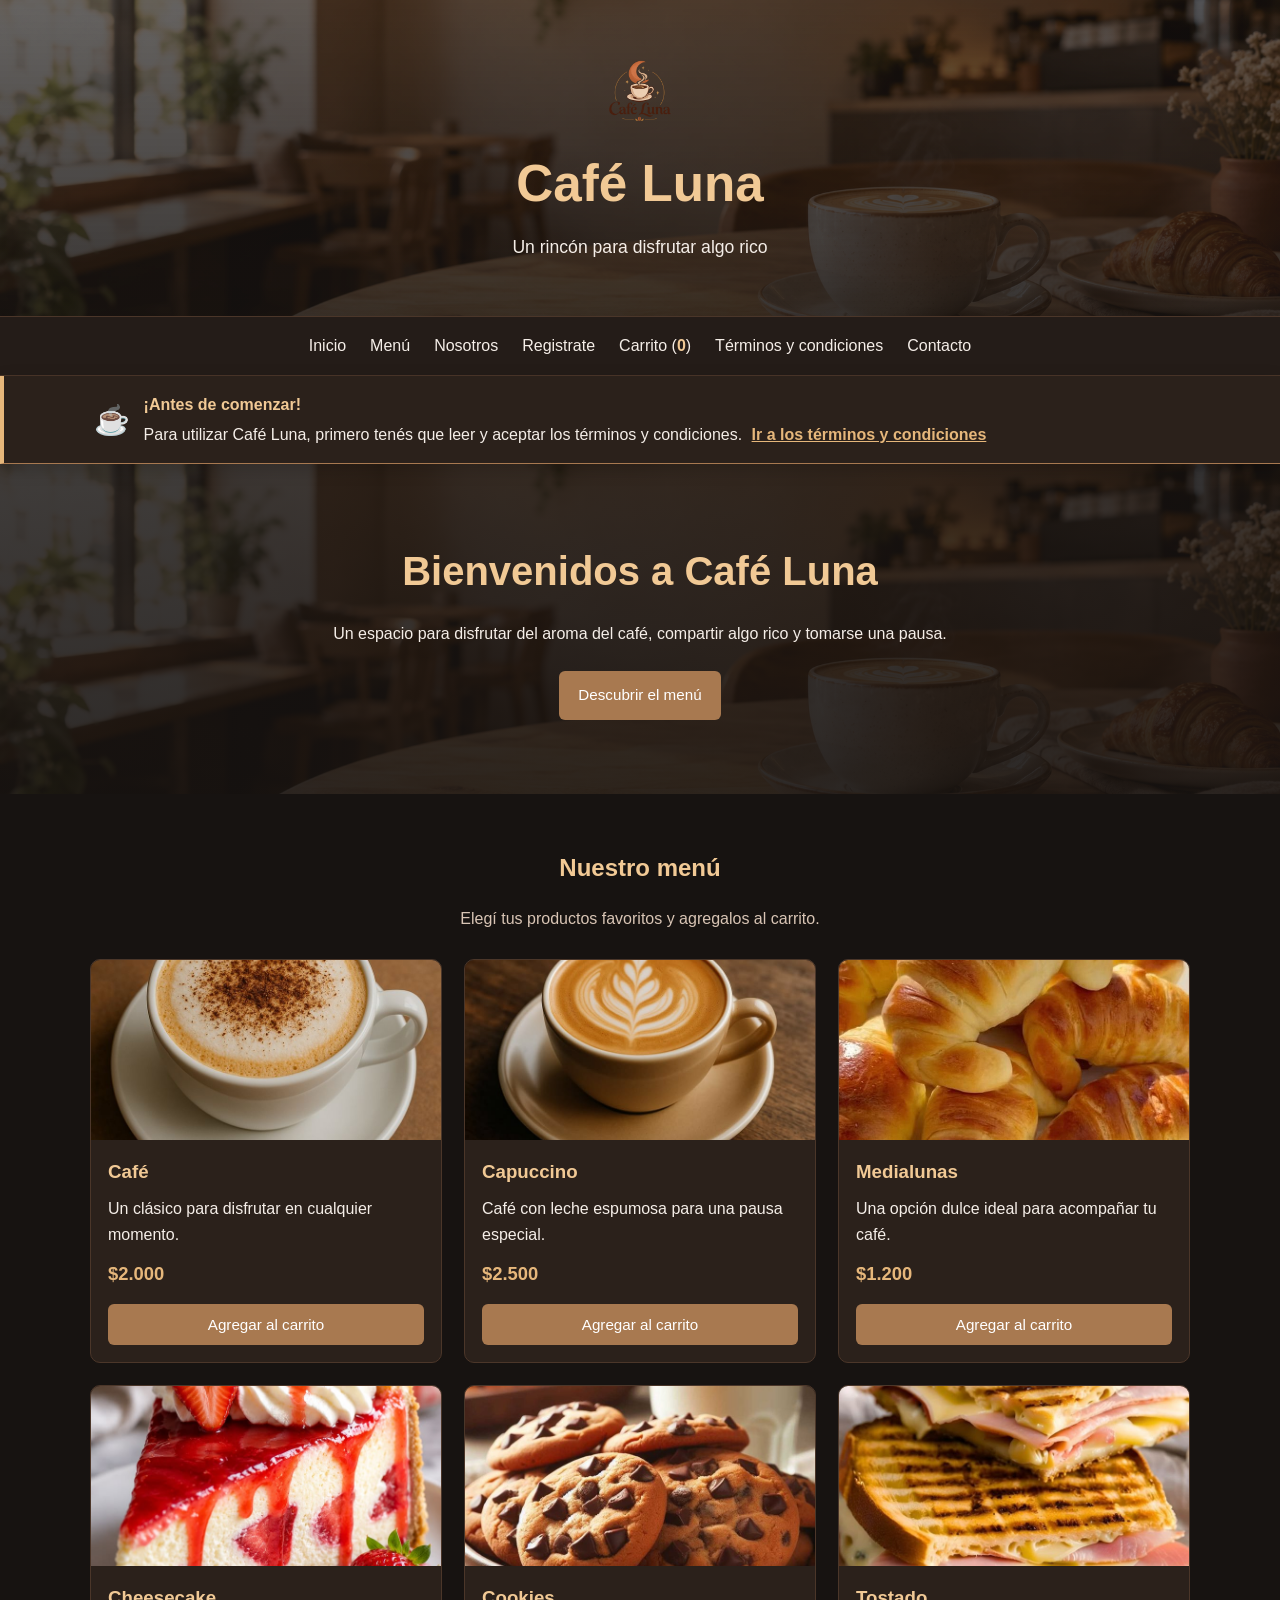
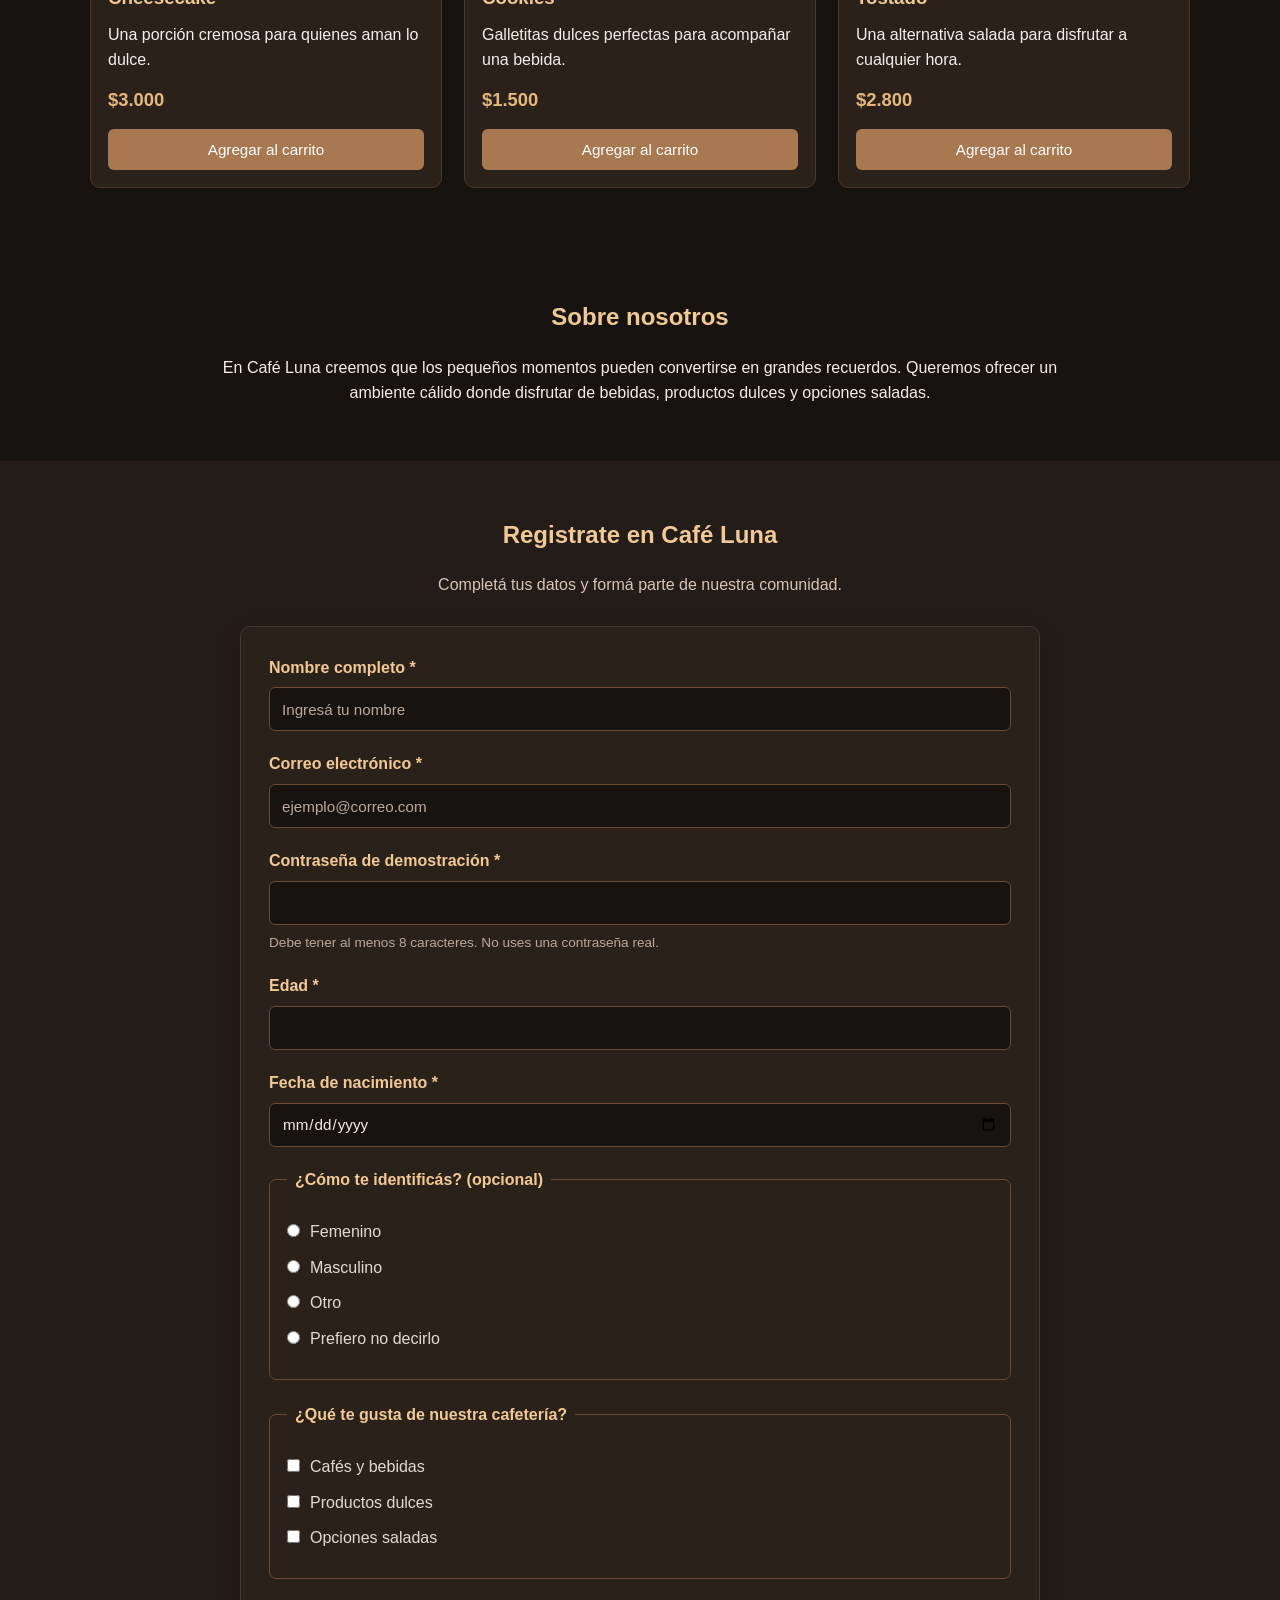
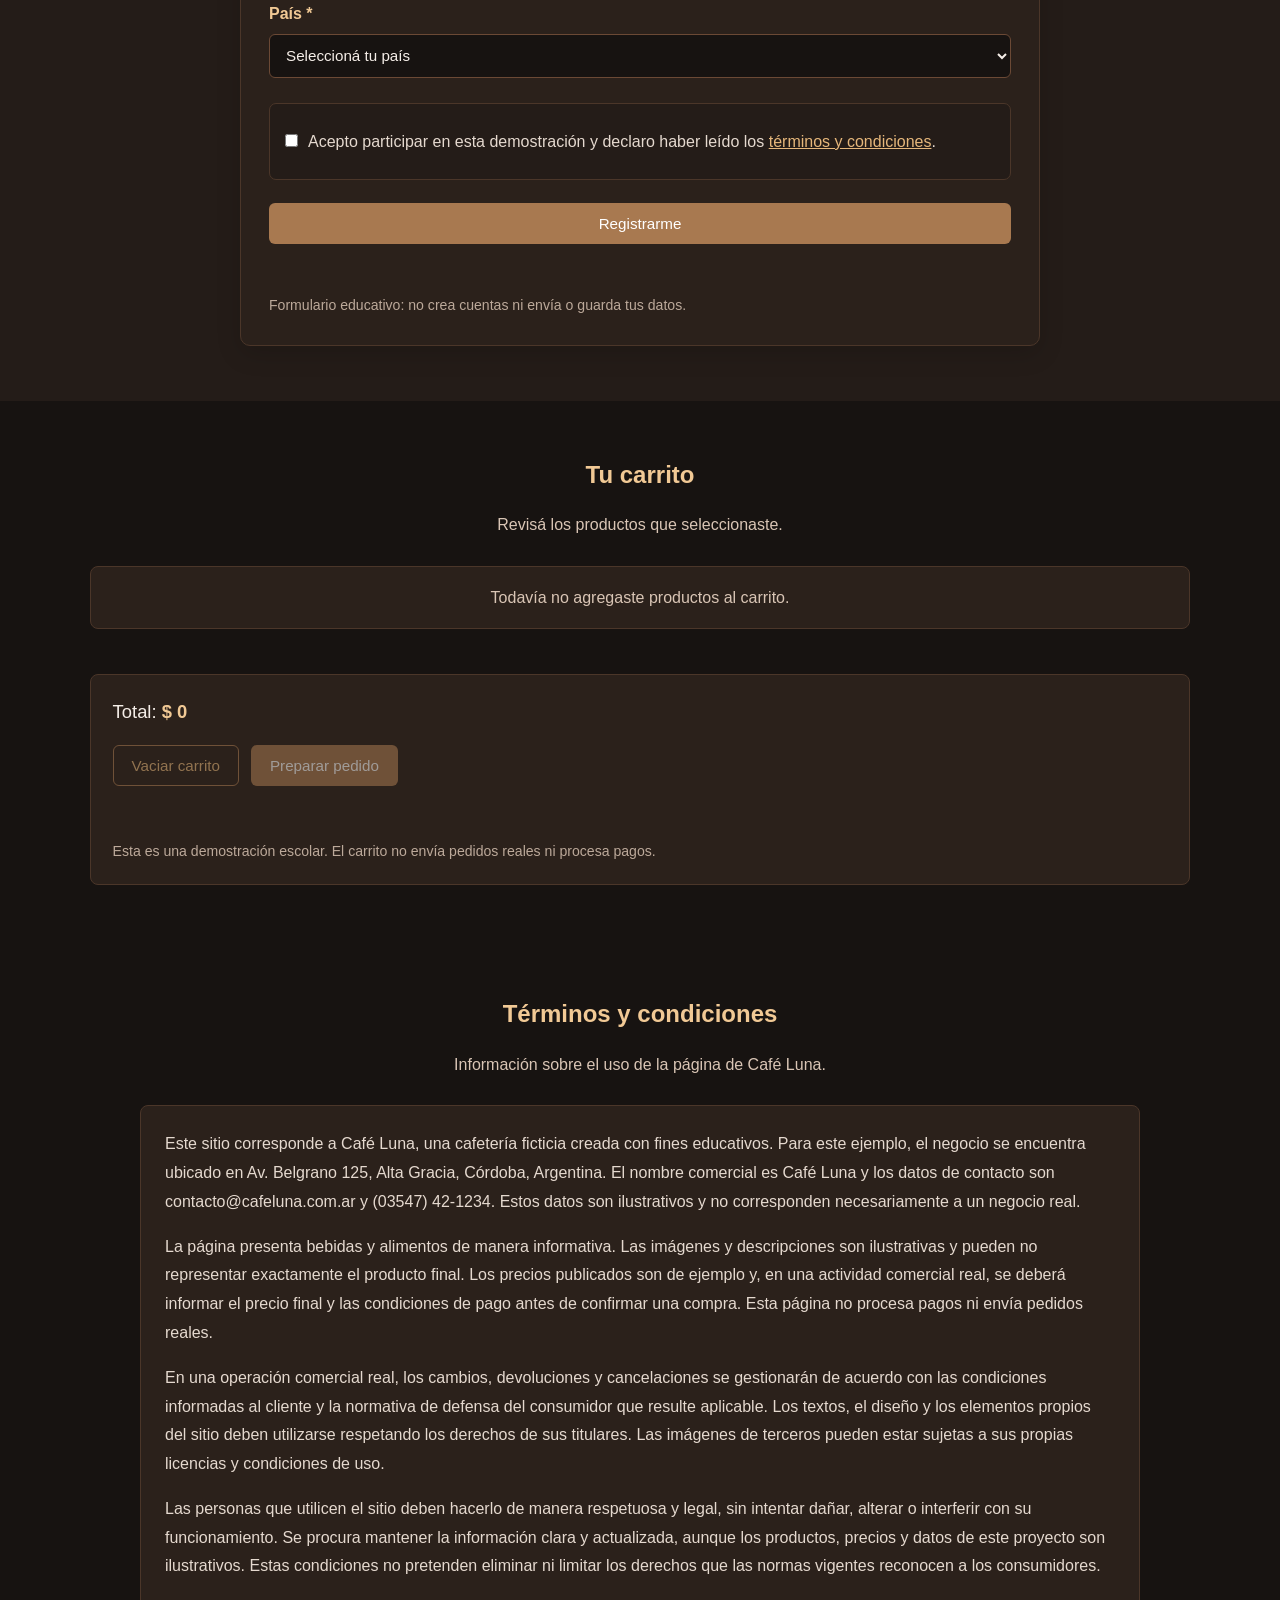
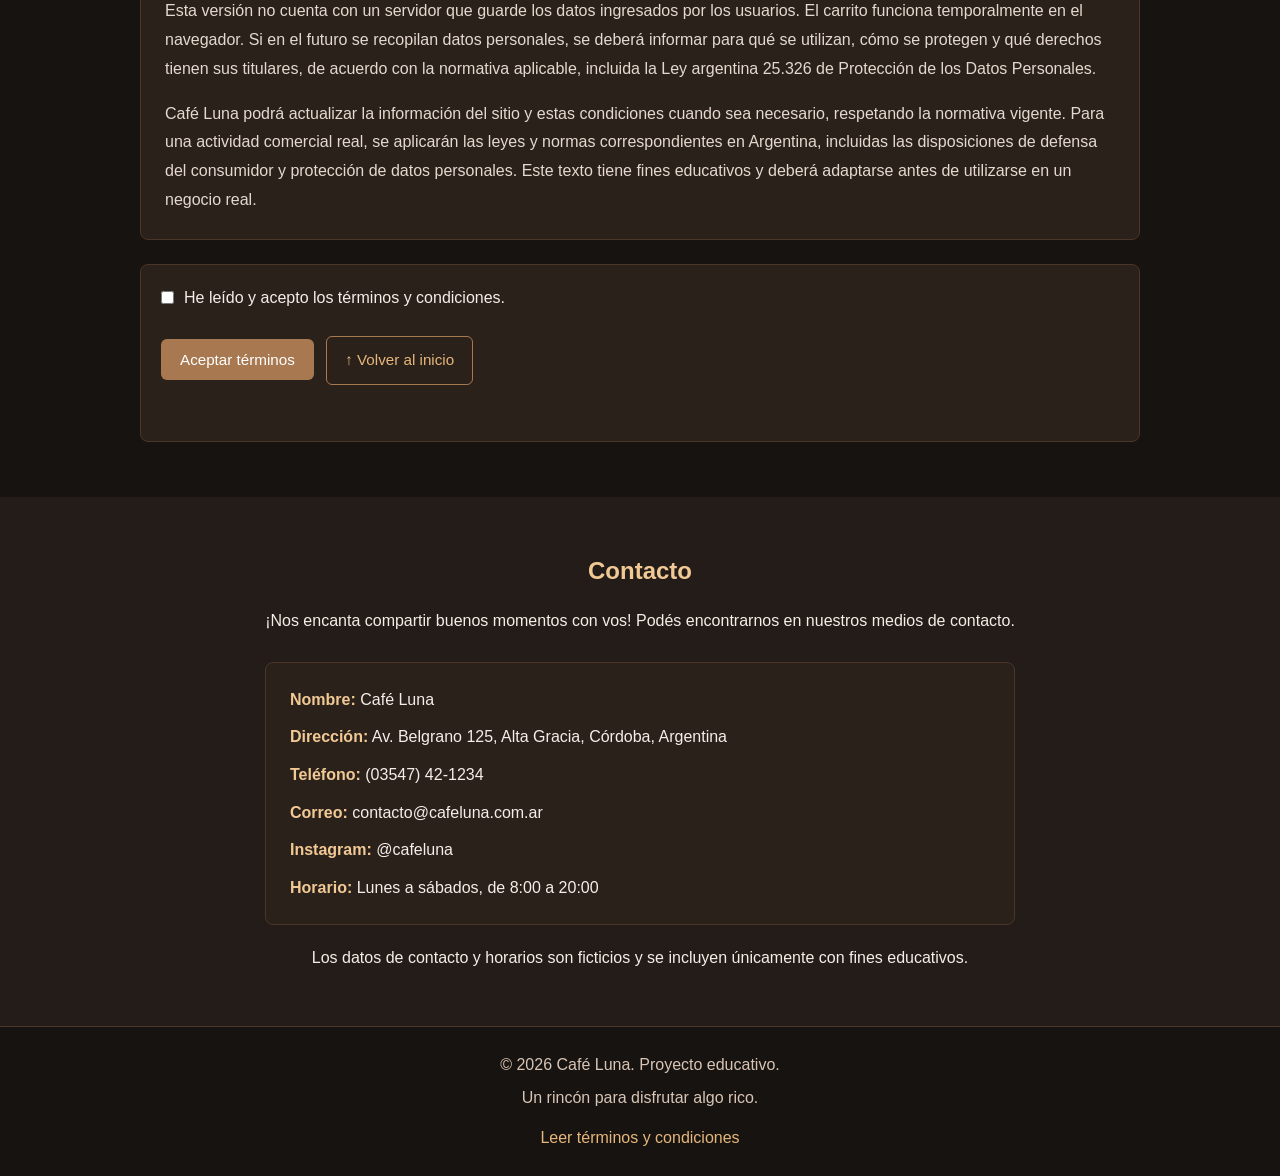
<file: Cafeteria/index.html>
<!DOCTYPE html>
<html lang="es">

<head>
    <meta charset="UTF-8">
    <meta name="viewport" content="width=device-width, initial-scale=1.0">

    <title>Café Luna</title>

    <link rel="stylesheet" href="styles/style.css">
    <script src="script.js" defer></script>
</head>

<body id="inicio-pagina">

    <!-- ENCABEZADO -->
    <header class="encabezado">
        <div class="contenido-encabezado">
            <img src="imagenes/logo.png" alt="Logo de Café Luna" class="logo">
            <h1>Café Luna</h1>
            <p>Un rincón para disfrutar algo rico</p>
        </div>
    </header>

    <!-- NAVEGACIÓN -->
    <nav class="navegacion">
        <a href="#inicio">Inicio</a>
        <a href="#menu">Menú</a>
        <a href="#nosotros">Nosotros</a>
        <a href="#registro">Registrate</a>
        <a href="#carrito">Carrito (<span id="cantidad-carrito">0</span>)</a>
        <a href="#terminos">Términos y condiciones</a>
        <a href="#contacto">Contacto</a>
    </nav>

    <main>

        <!-- AVISO DE ACEPTACIÓN -->
        <div id="aviso-aceptacion" class="aviso-aceptacion"
             role="status" aria-live="polite">
            <span class="icono-aviso" aria-hidden="true">☕</span>

            <p>
                <strong>¡Antes de comenzar!</strong>
                <span id="texto-aviso-aceptacion">
                    Para utilizar Café Luna, primero tenés que leer y aceptar
                    los términos y condiciones.
                </span>
                <a href="#terminos" class="enlace-aviso">
                    Ir a los términos y condiciones
                </a>
            </p>
        </div>

        <!-- INICIO -->
        <section id="inicio" class="bienvenida">
            <div class="texto-bienvenida">
                <h2>Bienvenidos a Café Luna</h2>

                <p>
                    Un espacio para disfrutar del aroma del café,
                    compartir algo rico y tomarse una pausa.
                </p>

                <a href="#menu" class="boton">Descubrir el menú</a>
            </div>
        </section>

        <!-- MENÚ -->
        <section id="menu" class="seccion">
            <h2>Nuestro menú</h2>

            <p class="descripcion-seccion">
                Elegí tus productos favoritos y agregalos al carrito.
            </p>

            <div class="productos">

                <article class="producto">
                    <img src="imagenes/cafe.jpg" alt="Taza de café">

                    <div class="contenido-producto">
                        <h3>Café</h3>
                        <p>Un clásico para disfrutar en cualquier momento.</p>
                        <p class="precio">$2.000</p>

                        <button type="button"
                            class="boton-producto agregar-carrito"
                            data-id="cafe"
                            data-nombre="Café"
                            data-precio="2000">
                            Agregar al carrito
                        </button>
                    </div>
                </article>

                <article class="producto">
                    <img src="imagenes/capuccino.jpg" alt="Taza de capuccino">

                    <div class="contenido-producto">
                        <h3>Capuccino</h3>
                        <p>Café con leche espumosa para una pausa especial.</p>
                        <p class="precio">$2.500</p>

                        <button type="button"
                            class="boton-producto agregar-carrito"
                            data-id="capuccino"
                            data-nombre="Capuccino"
                            data-precio="2500">
                            Agregar al carrito
                        </button>
                    </div>
                </article>

                <article class="producto">
                    <img src="imagenes/medialunas.jpg" alt="Medialunas">

                    <div class="contenido-producto">
                        <h3>Medialunas</h3>
                        <p>Una opción dulce ideal para acompañar tu café.</p>
                        <p class="precio">$1.200</p>

                        <button type="button"
                            class="boton-producto agregar-carrito"
                            data-id="medialunas"
                            data-nombre="Medialunas"
                            data-precio="1200">
                            Agregar al carrito
                        </button>
                    </div>
                </article>

                <article class="producto">
                    <img src="imagenes/cheesecake.jpg" alt="Porción de cheesecake">

                    <div class="contenido-producto">
                        <h3>Cheesecake</h3>
                        <p>Una porción cremosa para quienes aman lo dulce.</p>
                        <p class="precio">$3.000</p>

                        <button type="button"
                            class="boton-producto agregar-carrito"
                            data-id="cheesecake"
                            data-nombre="Cheesecake"
                            data-precio="3000">
                            Agregar al carrito
                        </button>
                    </div>
                </article>

                <article class="producto">
                    <img src="imagenes/cookies.jpg" alt="Galletitas con chocolate">

                    <div class="contenido-producto">
                        <h3>Cookies</h3>
                        <p>Galletitas dulces perfectas para acompañar una bebida.</p>
                        <p class="precio">$1.500</p>

                        <button type="button"
                            class="boton-producto agregar-carrito"
                            data-id="cookies"
                            data-nombre="Cookies"
                            data-precio="1500">
                            Agregar al carrito
                        </button>
                    </div>
                </article>

                <article class="producto">
                    <img src="imagenes/tostados.jpg" alt="Sándwich tostado">

                    <div class="contenido-producto">
                        <h3>Tostado</h3>
                        <p>Una alternativa salada para disfrutar a cualquier hora.</p>
                        <p class="precio">$2.800</p>

                        <button type="button"
                            class="boton-producto agregar-carrito"
                            data-id="tostado"
                            data-nombre="Tostado"
                            data-precio="2800">
                            Agregar al carrito
                        </button>
                    </div>
                </article>

            </div>
        </section>

        <!-- NOSOTROS -->
        <section id="nosotros" class="seccion">
            <h2>Sobre nosotros</h2>

            <p class="texto-centrado">
                En Café Luna creemos que los pequeños momentos pueden convertirse
                en grandes recuerdos. Queremos ofrecer un ambiente cálido donde
                disfrutar de bebidas, productos dulces y opciones saladas.
            </p>
        </section>

        <!-- FORMULARIO DE REGISTRO -->
        <section id="registro" class="seccion seccion-alternativa">
            <h2>Registrate en Café Luna</h2>

            <p class="descripcion-seccion">
                Completá tus datos y formá parte de nuestra comunidad.
            </p>

            <form id="formulario-registro" class="formulario-registro">

                <div class="campo-formulario">
                    <label for="nombre">Nombre completo *</label>
                    <input type="text"
                        id="nombre"
                        name="nombre"
                        placeholder="Ingresá tu nombre"
                        autocomplete="name"
                        required>
                </div>

                <div class="campo-formulario">
                    <label for="correo">Correo electrónico *</label>
                    <input type="email"
                        id="correo"
                        name="correo"
                        placeholder="ejemplo@correo.com"
                        autocomplete="email"
                        required>
                </div>

                <div class="campo-formulario">
                    <label for="contrasena">Contraseña de demostración *</label>
                    <input type="password"
                        id="contrasena"
                        name="contrasena"
                        minlength="8"
                        autocomplete="new-password"
                        required>

                    <small>
                        Debe tener al menos 8 caracteres.
                        No uses una contraseña real.
                    </small>
                </div>

                <div class="campo-formulario">
                    <label for="edad">Edad *</label>
                    <input type="number"
                        id="edad"
                        name="edad"
                        min="1"
                        max="120"
                        required>
                </div>

                <div class="campo-formulario">
                    <label for="fecha-nacimiento">Fecha de nacimiento *</label>
                    <input type="date"
                        id="fecha-nacimiento"
                        name="fecha-nacimiento"
                        required>
                </div>

                <fieldset class="grupo-formulario">
                    <legend>¿Cómo te identificás? (opcional)</legend>

                    <label class="opcion-formulario">
                        <input type="radio" name="genero" value="femenino">
                        Femenino
                    </label>

                    <label class="opcion-formulario">
                        <input type="radio" name="genero" value="masculino">
                        Masculino
                    </label>

                    <label class="opcion-formulario">
                        <input type="radio" name="genero" value="otro">
                        Otro
                    </label>

                    <label class="opcion-formulario">
                        <input type="radio" name="genero" value="no-responder">
                        Prefiero no decirlo
                    </label>
                </fieldset>

                <fieldset class="grupo-formulario">
                    <legend>¿Qué te gusta de nuestra cafetería?</legend>

                    <label class="opcion-formulario">
                        <input type="checkbox" name="intereses" value="cafe">
                        Cafés y bebidas
                    </label>

                    <label class="opcion-formulario">
                        <input type="checkbox" name="intereses" value="dulces">
                        Productos dulces
                    </label>

                    <label class="opcion-formulario">
                        <input type="checkbox" name="intereses" value="salados">
                        Opciones saladas
                    </label>
                </fieldset>

                <div class="campo-formulario">
                    <label for="pais">País *</label>

                    <select id="pais" name="pais" required>
                        <option value="">Seleccioná tu país</option>
                        <option value="Argentina">Argentina</option>
                        <option value="Brasil">Brasil</option>
                        <option value="Chile">Chile</option>
                        <option value="Uruguay">Uruguay</option>
                        <option value="Paraguay">Paraguay</option>
                        <option value="Otro">Otro</option>
                    </select>
                </div>

                <div class="aceptacion-formulario">
                    <label class="opcion-formulario">
                        <input type="checkbox"
                            id="aceptar-registro"
                            name="aceptar-registro"
                            required>

                        <span>
                            Acepto participar en esta demostración y declaro
                            haber leído los
                            <a href="#terminos">términos y condiciones</a>.
                        </span>
                    </label>
                </div>

                <button type="submit" class="boton">
                    Registrarme
                </button>

                <p id="mensaje-registro"
                    class="mensaje-estado"
                    aria-live="polite"></p>

                <p class="nota">
                    Formulario educativo: no crea cuentas ni envía o guarda tus datos.
                </p>
            </form>
        </section>

        <!-- CARRITO -->
        <section id="carrito" class="seccion">
            <h2>Tu carrito</h2>

            <p class="descripcion-seccion">
                Revisá los productos que seleccionaste.
            </p>

            <div id="carrito-vacio" class="mensaje-carrito">
                Todavía no agregaste productos al carrito.
            </div>

            <div id="lista-carrito" class="lista-carrito"></div>

            <div class="resumen-carrito">
                <p>Total: <strong id="total-carrito">$0</strong></p>

                <div class="acciones-carrito">
                    <button type="button"
                        id="vaciar-carrito"
                        class="boton-secundario">
                        Vaciar carrito
                    </button>

                    <button type="button"
                        id="preparar-pedido"
                        class="boton">
                        Preparar pedido
                    </button>
                </div>

                <p id="mensaje-pedido"
                    class="mensaje-estado"
                    aria-live="polite"></p>

                <p class="nota">
                    Esta es una demostración escolar. El carrito no envía pedidos
                    reales ni procesa pagos.
                </p>
            </div>
        </section>

        <!-- TÉRMINOS Y CONDICIONES -->
        <section id="terminos" class="seccion">
            <h2>Términos y condiciones</h2>

            <p class="descripcion-seccion">
                Información sobre el uso de la página de Café Luna.
            </p>

            <div class="texto-terminos">
                <p>
                    Este sitio corresponde a Café Luna, una cafetería ficticia
                    creada con fines educativos. Para este ejemplo, el negocio
                    se encuentra ubicado en Av. Belgrano 125, Alta Gracia,
                    Córdoba, Argentina. El nombre comercial es Café Luna y los
                    datos de contacto son contacto@cafeluna.com.ar y
                    (03547) 42-1234. Estos datos son ilustrativos y no
                    corresponden necesariamente a un negocio real.
                </p>

                <p>
                    La página presenta bebidas y alimentos de manera informativa.
                    Las imágenes y descripciones son ilustrativas y pueden no
                    representar exactamente el producto final. Los precios
                    publicados son de ejemplo y, en una actividad comercial real,
                    se deberá informar el precio final y las condiciones de pago
                    antes de confirmar una compra. Esta página no procesa pagos
                    ni envía pedidos reales.
                </p>

                <p>
                    En una operación comercial real, los cambios, devoluciones
                    y cancelaciones se gestionarán de acuerdo con las condiciones
                    informadas al cliente y la normativa de defensa del consumidor
                    que resulte aplicable. Los textos, el diseño y los elementos
                    propios del sitio deben utilizarse respetando los derechos
                    de sus titulares. Las imágenes de terceros pueden estar
                    sujetas a sus propias licencias y condiciones de uso.
                </p>

                <p>
                    Las personas que utilicen el sitio deben hacerlo de manera
                    respetuosa y legal, sin intentar dañar, alterar o interferir
                    con su funcionamiento. Se procura mantener la información
                    clara y actualizada, aunque los productos, precios y datos
                    de este proyecto son ilustrativos. Estas condiciones no
                    pretenden eliminar ni limitar los derechos que las normas
                    vigentes reconocen a los consumidores.
                </p>

                <p>
                    Esta versión no cuenta con un servidor que guarde los datos
                    ingresados por los usuarios. El carrito funciona temporalmente
                    en el navegador. Si en el futuro se recopilan datos personales,
                    se deberá informar para qué se utilizan, cómo se protegen y
                    qué derechos tienen sus titulares, de acuerdo con la normativa
                    aplicable, incluida la Ley argentina 25.326 de Protección de
                    los Datos Personales.
                </p>

                <p>
                    Café Luna podrá actualizar la información del sitio y estas
                    condiciones cuando sea necesario, respetando la normativa
                    vigente. Para una actividad comercial real, se aplicarán las
                    leyes y normas correspondientes en Argentina, incluidas las
                    disposiciones de defensa del consumidor y protección de datos
                    personales. Este texto tiene fines educativos y deberá
                    adaptarse antes de utilizarse en un negocio real.
                </p>
            </div>

            <div class="aceptacion-terminos">
                <label class="casilla-terminos">
                    <input type="checkbox" id="aceptar-terminos">
                    <span>He leído y acepto los términos y condiciones.</span>
                </label>

                <button type="button"
                    id="boton-aceptar"
                    class="boton">
                    Aceptar términos
                </button>

                <!-- NUEVO BOTÓN PARA VOLVER ARRIBA -->
                <a href="#inicio-pagina"
                    class="boton boton-volver-inicio">
                    ↑ Volver al inicio
                </a>

                <p id="mensaje-terminos"
                    class="mensaje-estado"
                    aria-live="polite"></p>
            </div>
        </section>

        <!-- CONTACTO -->
        <section id="contacto" class="seccion seccion-alternativa">
            <h2>Contacto</h2>

            <p class="texto-centrado">
                ¡Nos encanta compartir buenos momentos con vos!
                Podés encontrarnos en nuestros medios de contacto.
            </p>

            <div class="datos-contacto">
                <p><strong>Nombre:</strong> Café Luna</p>

                <p>
                    <strong>Dirección:</strong>
                    Av. Belgrano 125, Alta Gracia, Córdoba, Argentina
                </p>

                <p><strong>Teléfono:</strong> (03547) 42-1234</p>
                <p><strong>Correo:</strong> contacto@cafeluna.com.ar</p>
                <p><strong>Instagram:</strong> @cafeluna</p>
                <p><strong>Horario:</strong> Lunes a sábados, de 8:00 a 20:00</p>
            </div>

            <p class="texto-centrado">
                Los datos de contacto y horarios son ficticios y se incluyen
                únicamente con fines educativos.
            </p>
        </section>

    </main>

    <!-- PIE DE PÁGINA -->
    <footer class="pie-pagina">
        <p>&copy; 2026 Café Luna. Proyecto educativo.</p>
        <p>Un rincón para disfrutar algo rico.</p>
        <a href="#terminos">Leer términos y condiciones</a>
    </footer>

</body>
</html>
</file>
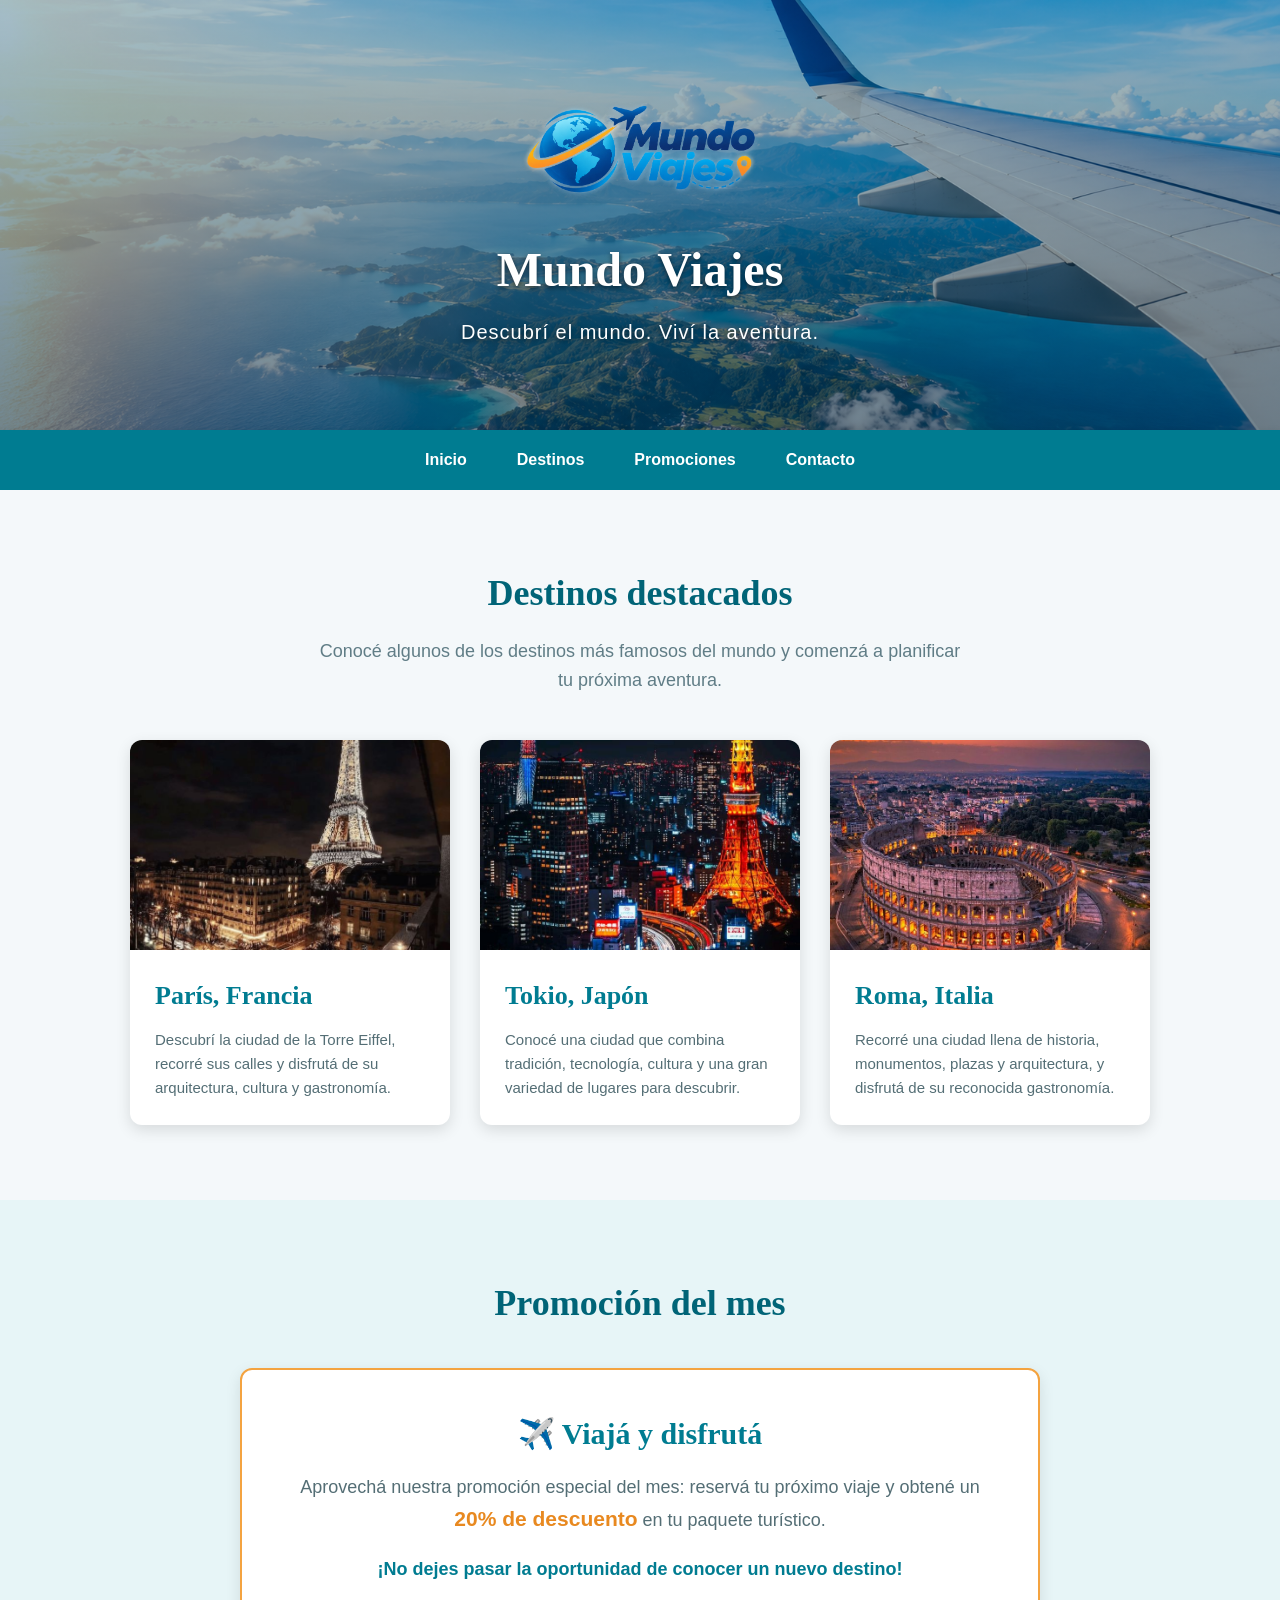
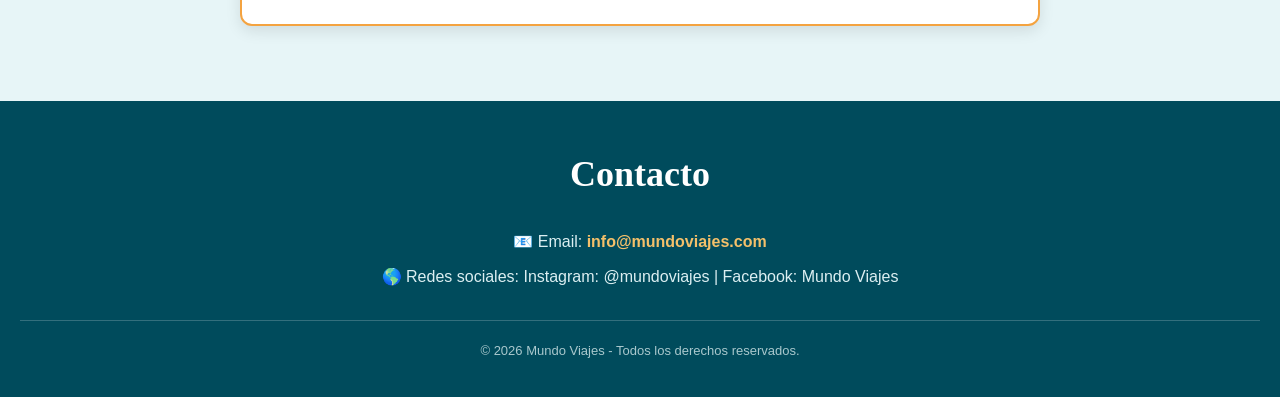
<file: MundoViajes/index.html>
<!DOCTYPE html>
<html lang="es">

<head>
    <meta charset="UTF-8">
    <meta name="viewport" content="width=device-width, initial-scale=1.0">

    <title>Mundo Viajes | Agencia de Viajes</title>

    <link rel="stylesheet" href="styles/style.css">
</head>

<body>

    <!-- HEADER -->

    <header id="inicio">

        <div class="imagen-header">

            <img src="imagenes/logoViajes.png" alt="Logo de Mundo Viajes">

            <div class="texto-header">

                <h1>Mundo Viajes</h1>

                <p>Descubrí el mundo. Viví la aventura.</p>

            </div>

        </div>


        <!-- NAVEGACIÓN -->

        <nav>

            <ul>

                <li>
                    <a href="#inicio">Inicio</a>
                </li>

                <li>
                    <a href="#destinos">Destinos</a>
                </li>

                <li>
                    <a href="#promociones">Promociones</a>
                </li>

                <li>
                    <a href="#contacto">Contacto</a>
                </li>

            </ul>

        </nav>

    </header>


    <!-- CONTENIDO PRINCIPAL -->

    <main>


        <!-- DESTINOS -->

        <section id="destinos" class="destinos">

            <h2>Destinos destacados</h2>

            <p class="introduccion">
                Conocé algunos de los destinos más famosos del mundo
                y comenzá a planificar tu próxima aventura.
            </p>


            <div class="contenedor-tarjetas">


                <!-- FRANCIA -->

                <article class="tarjeta">

                    <img
                        src="imagenes/Francia.jpg"
                        alt="Paisaje turístico de Francia"
                    >

                    <div class="contenido-tarjeta">

                        <h3>París, Francia</h3>

                        <p>
                            Descubrí la ciudad de la Torre Eiffel,
                            recorré sus calles y disfrutá de su
                            arquitectura, cultura y gastronomía.
                        </p>

                    </div>

                </article>


                <!-- JAPÓN -->

                <article class="tarjeta">

                    <img
                        src="imagenes/Japon.jpg"
                        alt="Paisaje turístico de Japón"
                    >

                    <div class="contenido-tarjeta">

                        <h3>Tokio, Japón</h3>

                        <p>
                            Conocé una ciudad que combina tradición,
                            tecnología, cultura y una gran variedad
                            de lugares para descubrir.
                        </p>

                    </div>

                </article>


                <!-- ITALIA -->

                <article class="tarjeta">

                    <img
                        src="imagenes/Italia.jpg"
                        alt="Paisaje turístico de Italia"
                    >

                    <div class="contenido-tarjeta">

                        <h3>Roma, Italia</h3>

                        <p>
                            Recorré una ciudad llena de historia,
                            monumentos, plazas y arquitectura, y
                            disfrutá de su reconocida gastronomía.
                        </p>

                    </div>

                </article>

            </div>

        </section>


        <!-- PROMOCIÓN DEL MES -->

        <section id="promociones" class="promocion">

            <h2>Promoción del mes</h2>

            <div class="caja-promocion">

                <h3>✈️ Viajá y disfrutá</h3>

                <p>
                    Aprovechá nuestra promoción especial del mes:
                    reservá tu próximo viaje y obtené un
                    <strong>20% de descuento</strong> en tu paquete turístico.
                </p>

                <p class="destacado">
                    ¡No dejes pasar la oportunidad de conocer un nuevo destino!
                </p>

            </div>

        </section>


    </main>


    <!-- FOOTER -->

    <footer id="contacto">

        <h2>Contacto</h2>

        <p>
            📧 Email:
            <a href="mailto:info@mundoviajes.com">
                info@mundoviajes.com
            </a>
        </p>

        <p>
            🌎 Redes sociales:
            Instagram: @mundoviajes
            | Facebook: Mundo Viajes
        </p>

        <p class="copyright">
            © 2026 Mundo Viajes - Todos los derechos reservados.
        </p>

    </footer>

</body>

</html>
</file>
<file: Cafeteria/styles/style.css>
/* ========================================
   CAFÉ LUNA
   Estilos originales + animaciones
======================================== */

/* ESTILOS GENERALES */

* {
    box-sizing: border-box;
    margin: 0;
    padding: 0;
}

html {
    scroll-behavior: smooth;
    scroll-padding-top: 20px;
}

body {
    background-color: #171311;
    color: #f5eee8;
    font-family: Arial, Helvetica, sans-serif;
    line-height: 1.6;
}

img {
    max-width: 100%;
    display: block;
}

a {
    color: #e6b77b;
    text-decoration: none;
}

a:hover {
    color: #f1c995;
}

/* ENCABEZADO */

.encabezado {
    min-height: 300px;
    padding: 55px 7%;
    display: flex;
    align-items: center;
    justify-content: center;
    text-align: center;
    background:
        linear-gradient(rgba(23, 19, 17, 0.65), rgba(23, 19, 17, 0.85)),
        url("../imagenes/encabezado.png") center / cover no-repeat;
}

.contenido-encabezado {
    max-width: 850px;
}

.logo {
    width: 110px;
    height: auto;
    margin: 0 auto 15px;
    object-fit: contain;
}

.encabezado h1 {
    margin-bottom: 8px;
    color: #f1c995;
    font-size: clamp(2rem, 5vw, 3.2rem);
}

.encabezado p {
    color: #f5eee8;
    font-size: 1.1rem;
}

/* NAVEGACIÓN */

.navegacion {
    position: relative;
    z-index: 10;
    display: flex;
    justify-content: center;
    align-items: center;
    flex-wrap: wrap;
    gap: 10px 24px;
    padding: 16px 5%;
    background-color: #241c18;
    border-top: 1px solid #4b3629;
    border-bottom: 1px solid #4b3629;
}

.navegacion a {
    color: #f5eee8;
    transition: color 0.25s ease;
}

.navegacion a:hover {
    color: #e6b77b;
}

#cantidad-carrito {
    color: #f1c995;
    font-weight: bold;
}

/* SECCIONES */

.seccion {
    padding: 55px 7%;
}

.seccion-alternativa {
    background-color: #241c18;
}

.seccion h2,
.bienvenida h2 {
    margin-bottom: 18px;
    color: #f1c995;
    text-align: center;
}

.descripcion-seccion {
    max-width: 750px;
    margin: 0 auto 28px;
    color: #d9c5b5;
    text-align: center;
}

.texto-centrado {
    max-width: 850px;
    margin: 0 auto;
    text-align: center;
}

/* PRESENTACIÓN INICIAL */

.bienvenida {
    min-height: 330px;
    padding: 65px 7%;
    display: flex;
    justify-content: center;
    align-items: center;
    text-align: center;
    background:
        linear-gradient(rgba(23, 19, 17, 0.82), rgba(23, 19, 17, 0.9)),
        url("../imagenes/cafe.png") center / cover no-repeat;
}

.texto-bienvenida {
    max-width: 750px;
}

.bienvenida h2 {
    font-size: clamp(1.8rem, 4vw, 2.5rem);
}

.texto-bienvenida p {
    margin-bottom: 25px;
    color: #f5eee8;
}

/* BOTONES */

.boton,
.boton-producto,
.boton-secundario {
    display: inline-block;
    padding: 11px 18px;
    border: 1px solid transparent;
    border-radius: 6px;
    font-family: inherit;
    font-size: 0.95rem;
    text-align: center;
    cursor: pointer;
    transition:
        background-color 0.25s ease,
        color 0.25s ease,
        border-color 0.25s ease,
        transform 0.25s ease,
        box-shadow 0.25s ease;
}

.boton {
    background-color: #a87950;
    color: #ffffff;
}

.boton:hover:not(:disabled) {
    background-color: #bd9168;
    color: #ffffff;
    transform: translateY(-2px);
    box-shadow: 0 4px 12px rgba(0, 0, 0, 0.18);
}

.boton-producto {
    background-color: #a87950;
    color: #ffffff;
}

.boton-producto:hover:not(:disabled) {
    background-color: #bd9168;
    color: #ffffff;
    transform: translateY(-2px);
    box-shadow: 0 4px 12px rgba(0, 0, 0, 0.18);
}

.boton-secundario {
    background-color: transparent;
    color: #e6b77b;
    border-color: #a87950;
}

.boton-secundario:hover:not(:disabled) {
    background-color: #4b3629;
    color: #ffffff;
    transform: translateY(-2px);
    box-shadow: 0 4px 12px rgba(0, 0, 0, 0.18);
}

.boton:active:not(:disabled),
.boton-producto:active:not(:disabled),
.boton-secundario:active:not(:disabled) {
    transform: translateY(0) scale(0.98);
}

button:disabled {
    cursor: not-allowed;
}

.boton-producto.producto-agregado {
    background-color: #61764b;
    color: #ffffff;
    border-color: #82966c;
    transform: scale(1.02);
}

/* TARJETAS DE PRODUCTOS */

.productos {
    display: grid;
    grid-template-columns: repeat(3, minmax(0, 1fr));
    gap: 22px;
    max-width: 1100px;
    margin: 0 auto;
}

.producto {
    overflow: hidden;
    background-color: #2b211b;
    border: 1px solid #4b3629;
    border-radius: 10px;
    transition:
        transform 0.25s ease,
        border-color 0.25s ease;
}

.producto:hover {
    transform: translateY(-4px);
    border-color: #a87950;
}

.producto img {
    width: 100%;
    height: 180px;
    object-fit: cover;
}

.contenido-producto {
    padding: 17px;
}

.contenido-producto h3 {
    margin-bottom: 9px;
    color: #f1c995;
}

.contenido-producto p {
    margin-bottom: 12px;
}

.contenido-producto .precio {
    margin-bottom: 15px;
    color: #e6b77b;
    font-size: 1.15rem;
    font-weight: bold;
}

.contenido-producto .boton-producto {
    width: 100%;
}

/* APARICIÓN DE TARJETAS */

.producto.producto-animable {
    opacity: 0;
    transform: translateY(18px);
    transition:
        opacity 0.6s ease,
        transform 0.6s ease,
        border-color 0.25s ease;
    transition-delay: var(--retraso-tarjeta, 0ms);
}

.producto.producto-animable.producto-visible {
    opacity: 1;
    transform: translateY(0);
}

.producto.producto-animable.producto-visible:hover {
    transform: translateY(-4px);
    border-color: #a87950;
}

/* FORMULARIO DE REGISTRO */

.formulario-registro {
    max-width: 800px;
    margin: 0 auto;
    padding: 28px;
    background-color: #2b211b;
    border: 1px solid #4b3629;
    border-radius: 10px;
    box-shadow: 0 8px 24px rgba(0, 0, 0, 0.15);
}

.campo-formulario {
    display: flex;
    flex-direction: column;
    gap: 7px;
    margin-bottom: 20px;
}

.campo-formulario > label {
    color: #f1c995;
    font-weight: bold;
}

.campo-formulario input,
.campo-formulario select {
    width: 100%;
    min-height: 44px;
    padding: 11px 12px;
    background-color: #171311;
    color: #f5eee8;
    border: 1px solid #6b4935;
    border-radius: 6px;
    font-family: inherit;
    font-size: 0.95rem;
    transition:
        border-color 0.25s ease,
        box-shadow 0.25s ease;
}

.campo-formulario input:focus,
.campo-formulario select:focus {
    outline: none;
    border-color: #e6b77b;
    box-shadow: 0 0 0 3px rgba(230, 183, 123, 0.15);
}

.campo-formulario input::placeholder {
    color: #bca99a;
}

.campo-formulario small {
    color: #bca99a;
    font-size: 0.85rem;
}

.grupo-formulario {
    margin-bottom: 22px;
    padding: 17px;
    border: 1px solid #6b4935;
    border-radius: 7px;
}

.grupo-formulario legend {
    padding: 0 8px;
    color: #f1c995;
    font-weight: bold;
}

.opcion-formulario {
    display: flex;
    align-items: flex-start;
    gap: 10px;
    margin: 10px 0;
    color: #e5d9cf;
    cursor: pointer;
}

.opcion-formulario input {
    flex-shrink: 0;
    margin-top: 5px;
    accent-color: #a87950;
    cursor: pointer;
}

.opcion-formulario a {
    text-decoration: underline;
}

.aceptacion-formulario {
    margin: 25px 0 18px;
    padding: 15px;
    background-color: #241c18;
    border: 1px solid #4b3629;
    border-radius: 7px;
}

.formulario-registro > .boton {
    width: 100%;
    margin-top: 5px;
}

#mensaje-registro {
    overflow-wrap: anywhere;
}

#mensaje-registro.registro-exitoso {
    padding: 12px 14px;
    background-color: rgba(97, 118, 75, 0.15);
    border-left: 3px solid #82966c;
    border-radius: 4px;
    animation: aparecer-confirmacion 0.4s ease both;
}

/* CARRITO */

.mensaje-carrito {
    margin-bottom: 20px;
    padding: 18px;
    color: #d9c5b5;
    text-align: center;
    background-color: #2b211b;
    border: 1px solid #4b3629;
    border-radius: 8px;
}

.lista-carrito {
    display: flex;
    flex-direction: column;
    gap: 14px;
}

.item-carrito {
    display: flex;
    align-items: center;
    justify-content: space-between;
    flex-wrap: wrap;
    gap: 15px;
    padding: 18px;
    background-color: #2b211b;
    border: 1px solid #4b3629;
    border-radius: 8px;
    opacity: 1;
    transform: translateX(0);
    transition:
        opacity 0.3s ease,
        transform 0.3s ease;
}

.info-item-carrito {
    flex: 1 1 180px;
}

.info-item-carrito h3 {
    margin-bottom: 5px;
    color: #f1c995;
}

.info-item-carrito p {
    color: #d9c5b5;
    font-size: 0.92rem;
}

.controles-carrito {
    display: flex;
    align-items: center;
    justify-content: flex-end;
    flex-wrap: wrap;
    gap: 10px;
}

.boton-cantidad {
    width: 34px;
    height: 34px;
    display: inline-flex;
    align-items: center;
    justify-content: center;
    background-color: #4b3629;
    color: #f5eee8;
    border: 1px solid #a87950;
    border-radius: 5px;
    font-size: 1.1rem;
    cursor: pointer;
    transition:
        background-color 0.25s ease,
        transform 0.25s ease,
        box-shadow 0.25s ease;
}

.boton-cantidad:hover:not(:disabled) {
    background-color: #a87950;
    transform: translateY(-2px);
    box-shadow: 0 3px 8px rgba(0, 0, 0, 0.2);
}

.cantidad-item {
    min-width: 22px;
    color: #f5eee8;
    text-align: center;
    font-weight: bold;
}

.subtotal-item {
    min-width: 90px;
    color: #f1c995;
    text-align: right;
    font-weight: bold;
}

.boton-eliminar {
    padding: 7px 10px;
    background-color: transparent;
    color: #e6b77b;
    border: 1px solid #6b4935;
    border-radius: 5px;
    font-family: inherit;
    cursor: pointer;
    transition:
        background-color 0.25s ease,
        color 0.25s ease,
        transform 0.25s ease;
}

.boton-eliminar:hover:not(:disabled) {
    background-color: #6b4935;
    color: #ffffff;
    transform: translateY(-2px);
}

.item-carrito.item-carrito-saliendo {
    opacity: 0;
    transform: translateX(16px);
    pointer-events: none;
}

/* RESUMEN DEL CARRITO */

.resumen-carrito {
    margin-top: 25px;
    padding: 22px;
    background-color: #2b211b;
    border: 1px solid #4b3629;
    border-radius: 8px;
}

.resumen-carrito > p:first-child {
    margin-bottom: 18px;
    font-size: 1.15rem;
}

.resumen-carrito strong {
    color: #f1c995;
}

.acciones-carrito {
    display: flex;
    flex-wrap: wrap;
    gap: 12px;
    margin-bottom: 16px;
}

.mensaje-estado {
    min-height: 24px;
    margin-top: 12px;
    color: #e6b77b;
}

.nota {
    margin-top: 14px;
    color: #bca99a;
    font-size: 0.88rem;
}

/* CONTADOR DEL CARRITO */

#cantidad-carrito.rebote-contador {
    display: inline-block;
    animation: rebote-contador 0.45s ease;
}

@keyframes rebote-contador {
    0%, 100% {
        transform: translateY(0) scale(1);
    }

    35% {
        transform: translateY(-5px) scale(1.15);
    }

    65% {
        transform: translateY(1px) scale(0.96);
    }
}

/* NOTIFICACIONES */

.contenedor-notificaciones {
    position: fixed;
    top: 20px;
    right: 20px;
    z-index: 2000;
    display: flex;
    flex-direction: column;
    gap: 10px;
    width: min(340px, calc(100vw - 40px));
    pointer-events: none;
}

.notificacion-carrito {
    padding: 15px 18px;
    background-color: #2b211b;
    color: #f5eee8;
    border: 1px solid #a87950;
    border-radius: 10px;
    box-shadow: 0 8px 24px rgba(0, 0, 0, 0.28);
    opacity: 0;
    transform: translateY(-12px);
    transition:
        opacity 0.3s ease,
        transform 0.3s ease;
}

.notificacion-carrito.notificacion-visible {
    opacity: 1;
    transform: translateY(0);
}

.notificacion-carrito.notificacion-saliendo {
    opacity: 0;
    transform: translateY(-8px);
}

/* CONFIRMACIÓN DEL PEDIDO */

#mensaje-pedido.confirmacion-visible {
    min-height: 0;
    margin: 20px 0;
    animation: aparecer-confirmacion 0.4s ease both;
}

.confirmacion-pedido {
    padding: 25px 20px;
    text-align: center;
    background-color: #241c18;
    border: 1px solid #a87950;
    border-radius: 12px;
}

.confirmacion-pedido .tilde-pedido {
    width: 58px;
    height: 58px;
    margin: 0 auto 16px;
    display: flex;
    align-items: center;
    justify-content: center;
    border-radius: 50%;
    background-color: #61764b;
    color: #ffffff;
    font-size: 34px;
    font-weight: bold;
    animation: aparecer-tilde 0.45s ease both;
}

.confirmacion-pedido h3 {
    margin-bottom: 12px;
    color: #f1c995;
}

.confirmacion-pedido p {
    margin: 12px 0;
}

.confirmacion-pedido .total-confirmacion {
    font-size: 1.1rem;
}

.confirmacion-pedido .aviso-confirmacion {
    max-width: 450px;
    margin: 15px auto;
    color: #d6c5b8;
    font-size: 0.9rem;
}

.confirmacion-pedido .boton {
    margin-top: 10px;
}

@keyframes aparecer-confirmacion {
    from {
        opacity: 0;
        transform: translateY(12px);
    }

    to {
        opacity: 1;
        transform: translateY(0);
    }
}

@keyframes aparecer-tilde {
    0% {
        opacity: 0;
        transform: scale(0.4);
    }

    70% {
        opacity: 1;
        transform: scale(1.15);
    }

    100% {
        opacity: 1;
        transform: scale(1);
    }
}

/* TÉRMINOS Y CONDICIONES */

.texto-terminos {
    max-width: 1000px;
    margin: 0 auto;
    padding: 24px;
    background-color: #2b211b;
    border: 1px solid #4b3629;
    border-radius: 8px;
}

.texto-terminos p {
    margin-bottom: 16px;
    color: #e5d9cf;
    line-height: 1.8;
}

.texto-terminos p:last-child {
    margin-bottom: 0;
}

.aceptacion-terminos {
    max-width: 1000px;
    margin: 24px auto 0;
    padding: 20px;
    background-color: #2b211b;
    border: 1px solid #4b3629;
    border-radius: 8px;
}

.casilla-terminos {
    display: flex;
    align-items: flex-start;
    gap: 10px;
    margin-bottom: 16px;
    cursor: pointer;
}

.casilla-terminos input {
    margin-top: 6px;
    accent-color: #a87950;
}

#mensaje-terminos {
    overflow-wrap: anywhere;
}

/* NUEVO BOTÓN: VOLVER AL INICIO */

.boton-volver-inicio {
    margin-top: 10px;
    margin-left: 8px;
    background-color: transparent;
    color: #e6b77b;
    border-color: #a87950;
}

.boton-volver-inicio:hover {
    background-color: #4b3629;
    color: #ffffff;
    border-color: #bd9168;
}

/* AVISO INICIAL DE ACEPTACIÓN */

.aviso-aceptacion {
    position: sticky;
    top: 0;
    z-index: 100;
    display: flex;
    align-items: center;
    gap: 14px;
    max-width: 100%;
    margin: 0;
    padding: 16px 7%;
    background-color: #2b211b;
    border-bottom: 1px solid #a87950;
    border-left: 4px solid #e6b77b;
    color: #f5eee8;
    text-align: left;
    box-shadow: 0 5px 16px rgba(0, 0, 0, 0.18);
    animation: aparecer-aviso 0.5s ease both;
}

.aviso-aceptacion .icono-aviso {
    flex-shrink: 0;
    font-size: 1.8rem;
}

.aviso-aceptacion p {
    margin: 0;
    line-height: 1.6;
}

.aviso-aceptacion strong {
    display: block;
    margin-bottom: 4px;
    color: #f1c995;
}

.enlace-aviso {
    display: inline-block;
    margin-left: 5px;
    text-decoration: underline;
    font-weight: bold;
}

.aviso-aceptacion.aviso-actualizado {
    border-left-color: #d7a16c;
}

.aviso-aceptacion.aviso-oculto {
    display: none;
}

@keyframes aparecer-aviso {
    from {
        opacity: 0;
        transform: translateY(-8px);
    }

    to {
        opacity: 1;
        transform: translateY(0);
    }
}

/* DETALLES DE PRODUCTOS */

.detalle-producto {
    max-width: 1100px;
    margin: 0 auto;
}

.detalle-producto img {
    border-radius: 8px;
}

/* CONTACTO */

.datos-contacto {
    max-width: 750px;
    margin: 28px auto 20px;
    padding: 24px;
    background-color: #2b211b;
    border: 1px solid #4b3629;
    border-radius: 8px;
}

.datos-contacto p {
    margin-bottom: 12px;
}

.datos-contacto p:last-child {
    margin-bottom: 0;
}

.datos-contacto strong {
    color: #f1c995;
}

/* PIE DE PÁGINA */

.pie-pagina {
    padding: 25px 7%;
    background-color: #171311;
    border-top: 1px solid #4b3629;
    text-align: center;
}

.pie-pagina p {
    margin-bottom: 7px;
    color: #d9c5b5;
}

.pie-pagina a {
    display: inline-block;
    margin-top: 8px;
}

/* DISEÑO RESPONSIVE */

@media (max-width: 850px) {
    .productos {
        grid-template-columns: repeat(2, minmax(0, 1fr));
        gap: 18px;
    }

    .seccion {
        padding: 45px 5%;
    }

    .navegacion {
        gap: 10px 16px;
    }

    .item-carrito {
        align-items: flex-start;
    }

    .controles-carrito {
        justify-content: flex-start;
    }

    .aviso-aceptacion {
        padding: 15px 5%;
    }
}

@media (max-width: 560px) {
    .encabezado {
        min-height: 240px;
        padding: 40px 5%;
    }

    .logo {
        width: 85px;
    }

    .encabezado p {
        font-size: 1rem;
    }

    .navegacion {
        gap: 8px 14px;
        padding: 14px 4%;
        font-size: 0.9rem;
    }

    .bienvenida {
        min-height: 280px;
        padding: 45px 5%;
    }

    .seccion {
        padding: 38px 5%;
    }

    .productos {
        grid-template-columns: 1fr;
        gap: 18px;
    }

    .producto {
        width: 100%;
    }

    .producto img {
        height: 190px;
    }

    .contenido-producto {
        padding: 15px;
    }

    .item-carrito {
        padding: 14px;
    }

    .controles-carrito {
        gap: 8px;
    }

    .subtotal-item {
        min-width: 75px;
    }

    .resumen-carrito {
        padding: 16px;
    }

    .acciones-carrito {
        flex-direction: column;
    }

    .acciones-carrito .boton,
    .acciones-carrito .boton-secundario {
        width: 100%;
    }

    .texto-terminos,
    .datos-contacto,
    .aceptacion-terminos {
        padding: 17px;
    }

    /* Formulario adaptable a celulares */
    .formulario-registro {
        padding: 18px;
    }

    .grupo-formulario {
        padding: 12px;
    }

    .aceptacion-formulario {
        padding: 12px;
    }

    /* Botón de volver al inicio */
    .boton-volver-inicio {
        display: block;
        width: 100%;
        margin: 12px 0 0;
    }

    .contenedor-notificaciones {
        top: 12px;
        right: 12px;
        width: calc(100vw - 24px);
    }

    .confirmacion-pedido {
        padding: 22px 15px;
    }

    .aviso-aceptacion {
        gap: 10px;
        padding: 12px 4%;
        font-size: 0.92rem;
    }

    .aviso-aceptacion .icono-aviso {
        font-size: 1.5rem;
    }

    .enlace-aviso {
        margin-left: 0;
        margin-top: 5px;
    }
}

/* ACCESIBILIDAD: REDUCIR MOVIMIENTO */

@media (prefers-reduced-motion: reduce) {
    html {
        scroll-behavior: auto;
    }

    *,
    *::before,
    *::after {
        animation-duration: 0.01ms !important;
        animation-iteration-count: 1 !important;
        transition-duration: 0.01ms !important;
    }

    .producto.producto-animable {
        opacity: 1;
        transform: none;
    }
}
</file>
<file: MundoViajes/styles/style.css>
/* ------------------------------
   ESTILOS GENERALES
------------------------------ */

* {
    margin: 0;
    padding: 0;
    box-sizing: border-box;
}

html {
    scroll-behavior: smooth;
}

body {
    background-color: #f4f8fa;
    color: #263238;
    font-family: Arial, sans-serif;
    line-height: 1.6;
}


/* ------------------------------
   HEADER
------------------------------ */

header {
    background-color: #ffffff;
}


/* Imagen principal del header */

.imagen-header {
    min-height: 430px;

    background-image:
        linear-gradient(
            rgba(0, 70, 100, 0.35),
            rgba(0, 40, 70, 0.55)
        ),
        url("../imagenes/viaje.png");

    background-size: cover;
    background-position: center;

    display: flex;
    flex-direction: column;
    align-items: center;
    justify-content: center;

    text-align: center;

    padding: 40px 20px;
}


/* Logo */

.imagen-header img {
    width: 260px;
    max-width: 80%;
    height: auto;

    margin-bottom: 20px;
}


/* Texto del header */

.texto-header {
    color: #ffffff;

    text-shadow:
        0 2px 5px rgba(0, 0, 0, 0.5);
}

.texto-header h1 {
    font-family: Georgia, serif;
    font-size: 48px;
    margin-bottom: 8px;
}

.texto-header p {
    font-size: 20px;
    letter-spacing: 1px;
}


/* ------------------------------
   NAVEGACIÓN
------------------------------ */

nav {
    background-color: #007c91;

    box-shadow:
        0 3px 8px rgba(0, 0, 0, 0.15);
}

nav ul {
    list-style: none;

    display: flex;
    justify-content: center;
    flex-wrap: wrap;
}

nav li {
    margin: 0;
}

nav a {
    display: block;

    color: #ffffff;
    text-decoration: none;

    font-weight: bold;

    padding: 17px 25px;

    transition: 0.3s;
}

nav a:hover {
    background-color: #f4a340;
    color: #ffffff;
}


/* ------------------------------
   SECCIONES GENERALES
------------------------------ */

section {
    padding: 75px 8%;
}

h2 {
    text-align: center;

    font-family: Georgia, serif;

    font-size: 36px;

    color: #006477;

    margin-bottom: 15px;
}


/* ------------------------------
   DESTINOS
------------------------------ */

.destinos {
    background-color: #f4f8fa;
}

.introduccion {
    text-align: center;

    max-width: 650px;

    margin: 0 auto 45px;

    color: #607d86;

    font-size: 18px;
}


/* Contenedor de tarjetas */

.contenedor-tarjetas {
    display: flex;

    justify-content: center;

    gap: 30px;

    flex-wrap: wrap;
}


/* Tarjetas */

.tarjeta {
    background-color: #ffffff;

    width: 320px;

    border-radius: 12px;

    overflow: hidden;

    box-shadow:
        0 5px 15px rgba(0, 0, 0, 0.12);

    transition: 0.3s;
}

.tarjeta:hover {
    transform: translateY(-8px);

    box-shadow:
        0 10px 22px rgba(0, 0, 0, 0.18);
}


/* Imágenes de las tarjetas */

.tarjeta img {
    width: 100%;

    height: 210px;

    object-fit: cover;

    display: block;
}


/* Contenido */

.contenido-tarjeta {
    padding: 25px;
}

.contenido-tarjeta h3 {
    color: #007c91;

    font-family: Georgia, serif;

    font-size: 26px;

    margin-bottom: 12px;
}

.contenido-tarjeta p {
    color: #546e75;

    font-size: 15px;
}


/* ------------------------------
   PROMOCIÓN
------------------------------ */

.promocion {
    background-color: #e7f5f7;

    text-align: center;
}

.caja-promocion {
    max-width: 800px;

    margin: 35px auto 0;

    background-color: #ffffff;

    border-radius: 12px;

    padding: 40px;

    border: 2px solid #f4a340;

    box-shadow:
        0 5px 15px rgba(0, 0, 0, 0.1);
}

.caja-promocion h3 {
    color: #007c91;

    font-family: Georgia, serif;

    font-size: 30px;

    margin-bottom: 15px;
}

.caja-promocion p {
    color: #546e75;

    font-size: 18px;
}

.caja-promocion strong {
    color: #e88920;

    font-size: 21px;
}

.destacado {
    margin-top: 20px;

    font-weight: bold;

    color: #007c91 !important;
}


/* ------------------------------
   FOOTER
------------------------------ */

footer {
    background-color: #004b5c;

    color: #ffffff;

    text-align: center;

    padding: 45px 20px 25px;
}

footer h2 {
    color: #ffffff;

    margin-bottom: 25px;
}

footer p {
    margin: 10px 0;

    color: #dceff2;
}

footer a {
    color: #f4c06a;

    text-decoration: none;

    font-weight: bold;
}

footer a:hover {
    text-decoration: underline;
}

.copyright {
    margin-top: 30px !important;

    padding-top: 20px;

    border-top: 1px solid rgba(255, 255, 255, 0.2);

    font-size: 13px;

    color: #a9c8cd !important;
}
</file>
